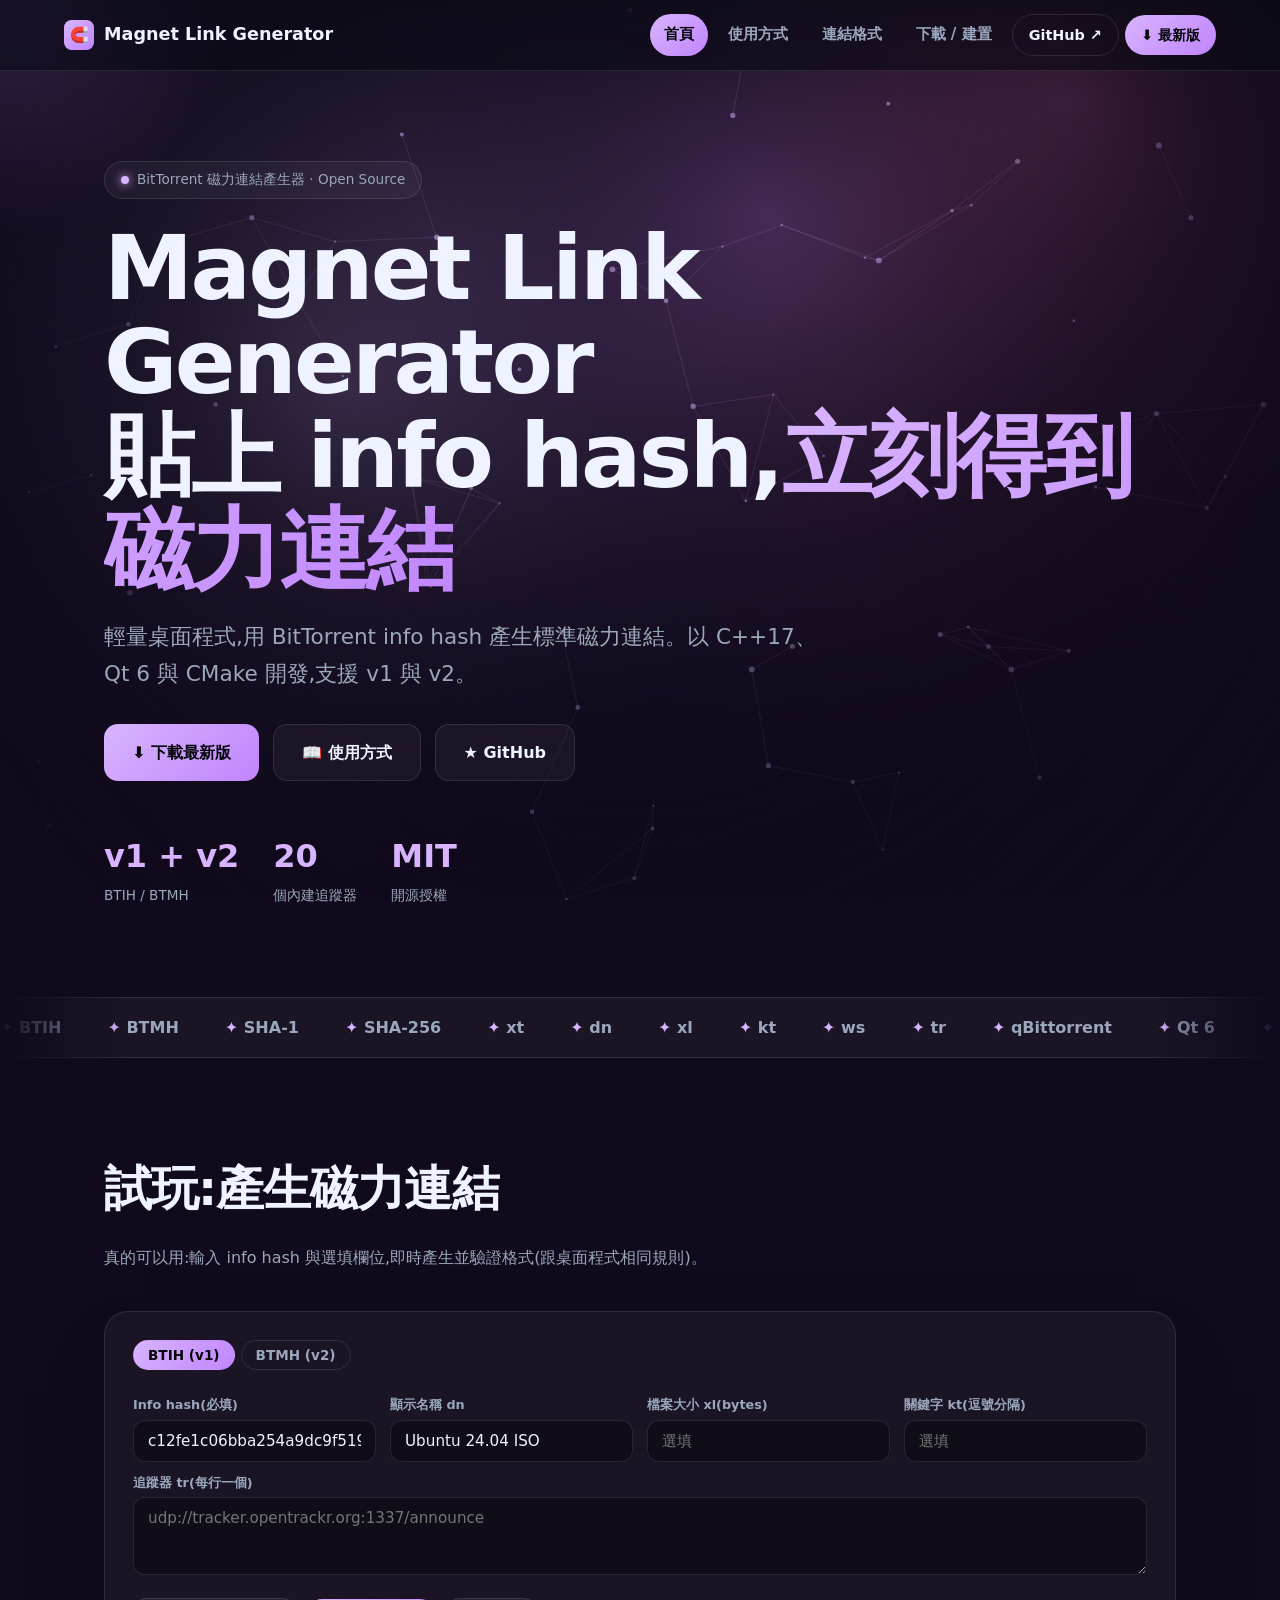
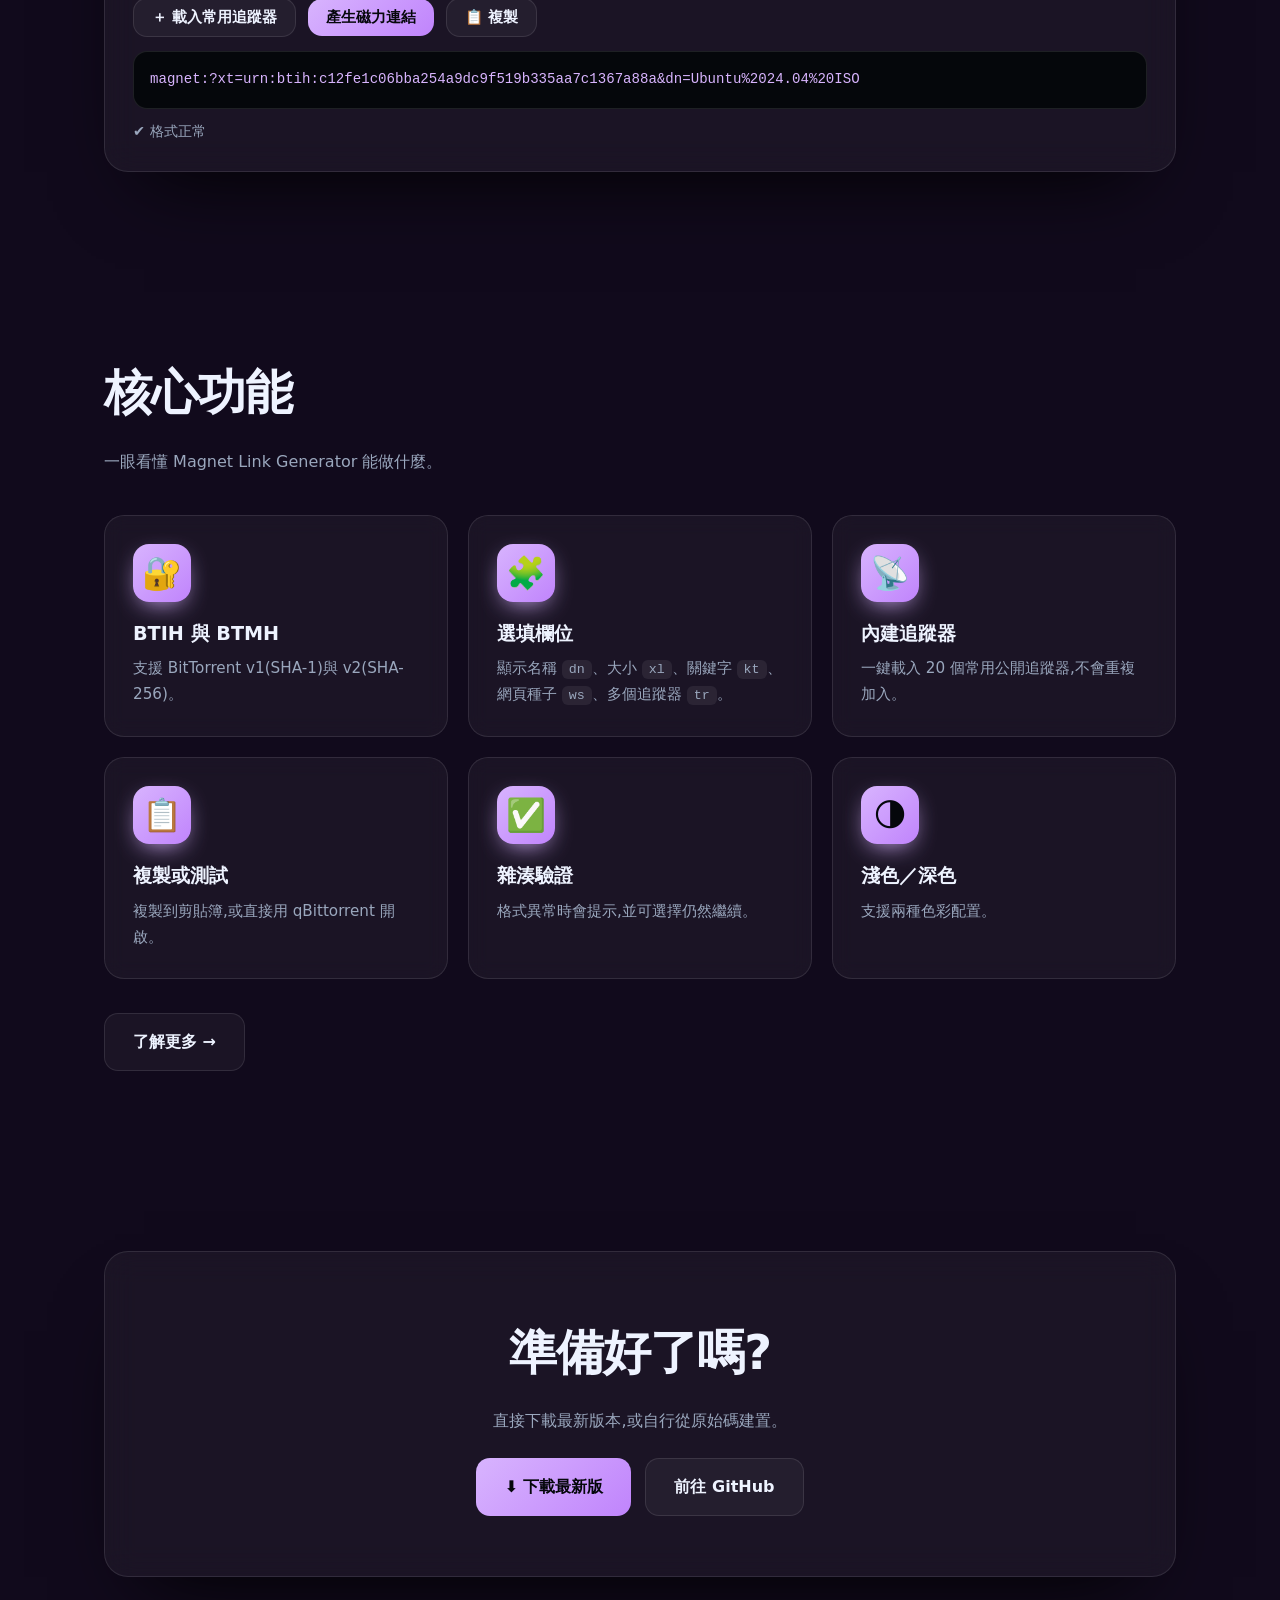
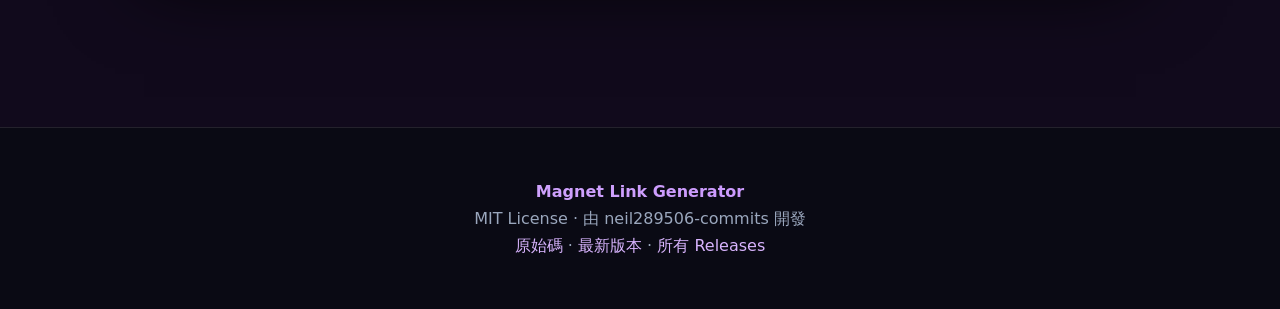
<file: docs/index.html>
<!DOCTYPE html>
<html lang="zh-Hant"><head><meta charset="utf-8"><meta name="viewport" content="width=device-width,initial-scale=1"><title>首頁 · Magnet Link Generator</title><meta name="description" content="輕量桌面程式:由 info hash 產生標準 BitTorrent 磁力連結"><link rel="icon" href="assets/favicon.ico"><link rel="stylesheet" href="css/style.css"></head>
<body data-repo="neil289506-commits/MagnetLinkGenerator"><canvas id="bg" data-mode="aurora"></canvas><div class="vignette"></div><div class="glow"></div>
<nav><a class="logo" href="index.html"><img src="assets/logo.svg" alt="">Magnet Link Generator</a><a class="l on" href="index.html">首頁</a><a class="l" href="usage.html">使用方式</a><a class="l" href="format.html">連結格式</a><a class="l" href="build.html">下載 / 建置</a><a class="gh" href="https://github.com/neil289506-commits/MagnetLinkGenerator" target="_blank" rel="noopener">GitHub ↗</a><a class="dl" data-dl href="https://github.com/neil289506-commits/MagnetLinkGenerator/releases/latest" target="_blank" rel="noopener">⬇ 最新版 <span class="vt" data-tag></span></a></nav>
<section class="hero"><span class="badge"><i></i>BitTorrent 磁力連結產生器 · Open Source</span><h1>Magnet Link Generator<br>貼上 info hash,<span class="g">立刻得到磁力連結</span></h1><p class="lead">輕量桌面程式,用 BitTorrent info hash 產生標準磁力連結。以 C++17、Qt 6 與 CMake 開發,支援 v1 與 v2。</p><div class="cta"><a class="btn p" data-dl href="https://github.com/neil289506-commits/MagnetLinkGenerator/releases/latest" target="_blank" rel="noopener">⬇ 下載最新版 <small data-tag></small></a><a class="btn" href="usage.html">📖 使用方式</a><a class="btn" href="https://github.com/neil289506-commits/MagnetLinkGenerator" target="_blank" rel="noopener">★ GitHub</a></div><div class="stats"><div><b>v1 + v2</b><span>BTIH / BTMH</span></div><div><b>20</b><span>個內建追蹤器</span></div><div><b>MIT</b><span>開源授權</span></div></div></section>
<div class="marquee"><div><span>BTIH</span><span>BTMH</span><span>SHA-1</span><span>SHA-256</span><span>xt</span><span>dn</span><span>xl</span><span>kt</span><span>ws</span><span>tr</span><span>qBittorrent</span><span>Qt 6</span><span>C++17</span><span>BTIH</span><span>BTMH</span><span>SHA-1</span><span>SHA-256</span><span>xt</span><span>dn</span><span>xl</span><span>kt</span><span>ws</span><span>tr</span><span>qBittorrent</span><span>Qt 6</span><span>C++17</span></div></div>
<section id="try"><h2 class="reveal">試玩:產生磁力連結</h2><p class="sub reveal">真的可以用:輸入 info hash 與選填欄位,即時產生並驗證格式(跟桌面程式相同規則)。</p><div class="panel reveal" id="demo">
<div class="tabs"><button class="tab on" data-t="btih">BTIH (v1)</button><button class="tab" data-t="btmh">BTMH (v2)</button></div>
<div class="dm-grid">
 <div><label>Info hash(必填)</label><input id="hs" placeholder="40 碼十六進位,或 32 碼 Base32" value="c12fe1c06bba254a9dc9f519b335aa7c1367a88a"></div>
 <div><label>顯示名稱 dn</label><input id="dn" value="Ubuntu 24.04 ISO"></div>
 <div><label>檔案大小 xl(bytes)</label><input id="xl" placeholder="選填"></div>
 <div><label>關鍵字 kt(逗號分隔)</label><input id="kt" placeholder="選填"></div>
</div>
<label>追蹤器 tr(每行一個)</label><textarea id="tr" rows="3" placeholder="udp://tracker.opentrackr.org:1337/announce"></textarea>
<div class="dm-row" style="margin:14px 0"><button class="btn s" id="lt">＋ 載入常用追蹤器</button><button class="btn p s" id="gen">產生磁力連結</button><button class="btn s" id="cp">📋 複製</button></div>
<div class="out" id="mo"></div><p id="mw" style="margin-top:10px;font-size:.9rem"></p>
</div></section>
<section><h2 class="reveal">核心功能</h2><p class="sub reveal">一眼看懂 Magnet Link Generator 能做什麼。</p><div class="grid"><div class="card reveal"><div class="ic">🔐</div><h3>BTIH 與 BTMH</h3><p>支援 BitTorrent v1(SHA-1)與 v2(SHA-256)。</p></div><div class="card reveal"><div class="ic">🧩</div><h3>選填欄位</h3><p>顯示名稱 <code>dn</code>、大小 <code>xl</code>、關鍵字 <code>kt</code>、網頁種子 <code>ws</code>、多個追蹤器 <code>tr</code>。</p></div><div class="card reveal"><div class="ic">📡</div><h3>內建追蹤器</h3><p>一鍵載入 20 個常用公開追蹤器,不會重複加入。</p></div><div class="card reveal"><div class="ic">📋</div><h3>複製或測試</h3><p>複製到剪貼簿,或直接用 qBittorrent 開啟。</p></div><div class="card reveal"><div class="ic">✅</div><h3>雜湊驗證</h3><p>格式異常時會提示,並可選擇仍然繼續。</p></div><div class="card reveal"><div class="ic">🌗</div><h3>淺色／深色</h3><p>支援兩種色彩配置。</p></div></div><div class="cta" style="margin-top:34px"><a class="btn" href="usage.html">了解更多 →</a></div></section>
<section><div class="panel reveal" style="text-align:center;padding:60px 28px"><h2>準備好了嗎?</h2><p class="sub" style="margin:0 auto 24px">直接下載最新版本,或自行從原始碼建置。</p><div class="cta" style="justify-content:center"><a class="btn p" data-dl href="https://github.com/neil289506-commits/MagnetLinkGenerator/releases/latest" target="_blank" rel="noopener">⬇ 下載最新版 <small data-tag></small></a><a class="btn" href="https://github.com/neil289506-commits/MagnetLinkGenerator" target="_blank" rel="noopener">前往 GitHub</a></div></div></section>
<footer><div class="g">Magnet Link Generator</div><p>MIT License · 由 neil289506-commits 開發</p><p><a href="https://github.com/neil289506-commits/MagnetLinkGenerator" target="_blank" rel="noopener">原始碼</a> · <a href="https://github.com/neil289506-commits/MagnetLinkGenerator/releases/latest" target="_blank" rel="noopener">最新版本</a> · <a href="https://github.com/neil289506-commits/MagnetLinkGenerator/releases" target="_blank" rel="noopener">所有 Releases</a></p></footer>
<script src="js/fx.js"></script><script src="js/demo.js"></script></body></html>
</file>
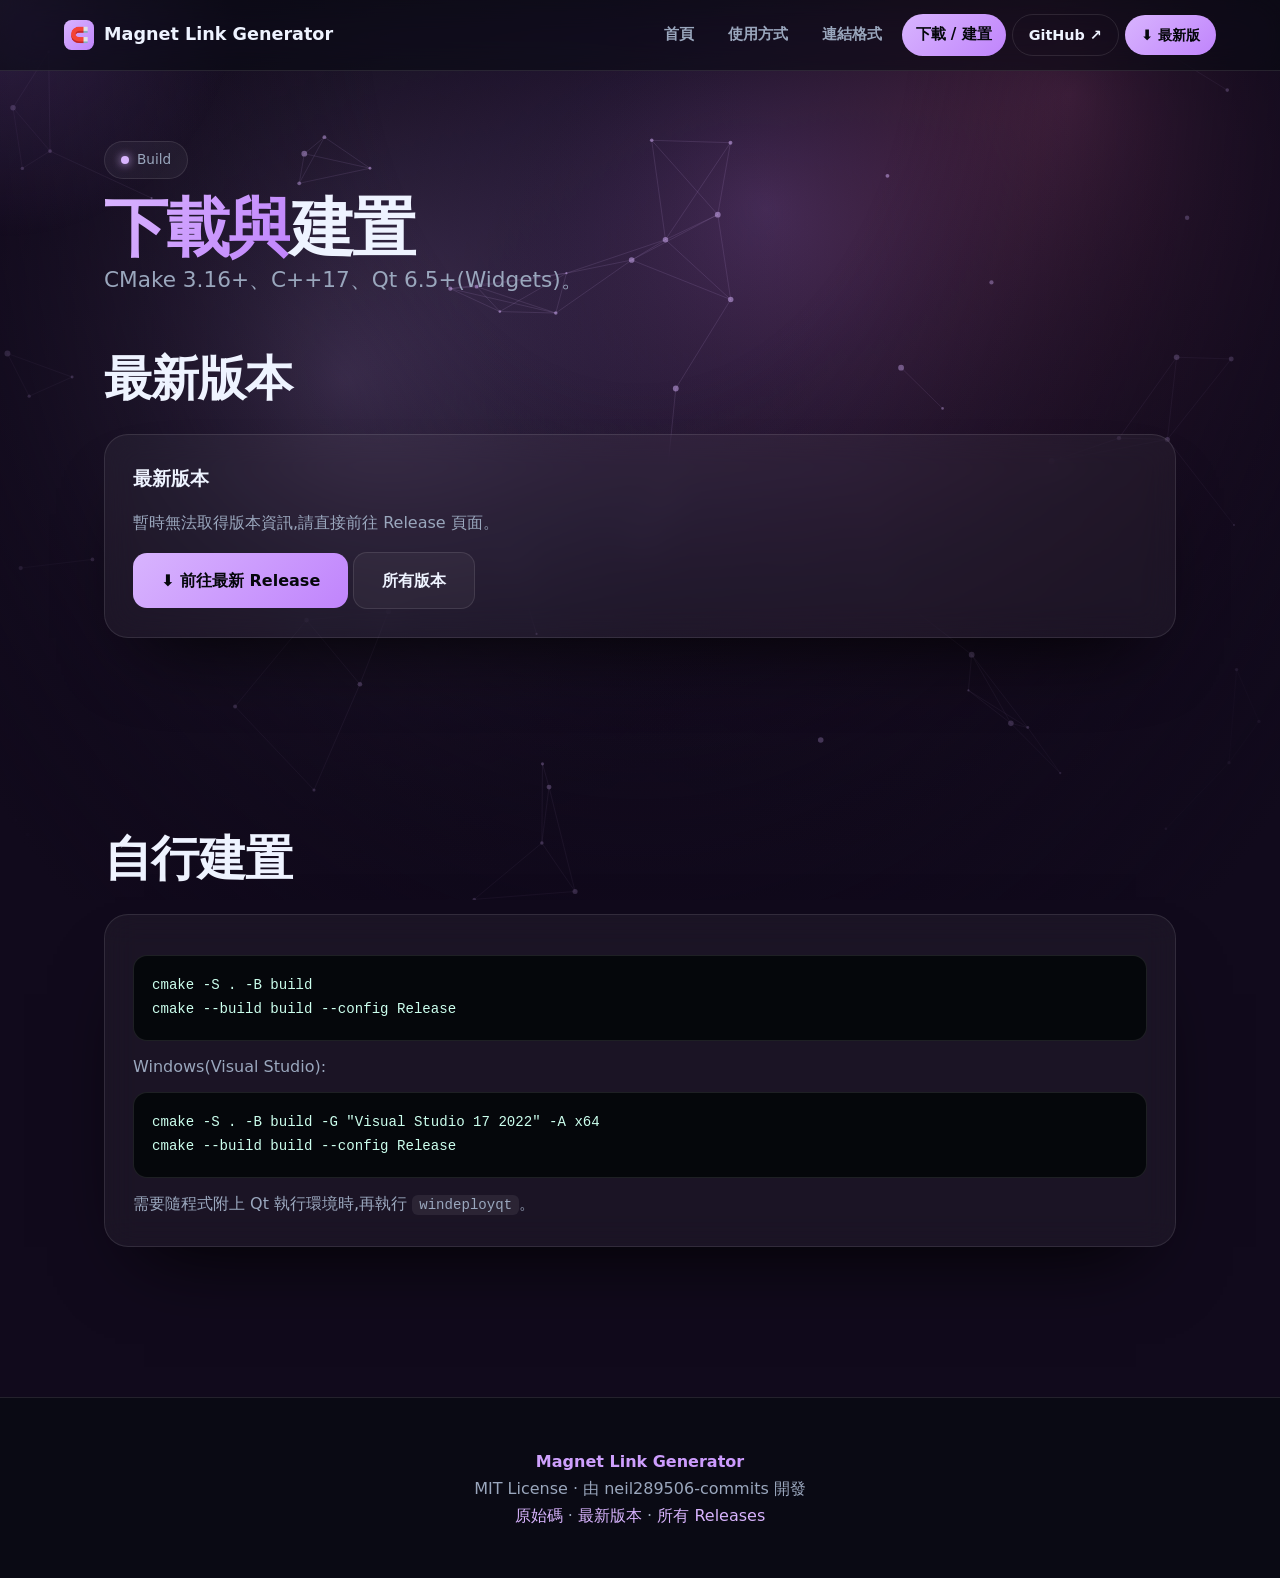
<file: docs/build.html>
<!DOCTYPE html>
<html lang="zh-Hant"><head><meta charset="utf-8"><meta name="viewport" content="width=device-width,initial-scale=1"><title>下載 / 建置 · Magnet Link Generator</title><meta name="description" content="輕量桌面程式:由 info hash 產生標準 BitTorrent 磁力連結"><link rel="icon" href="assets/favicon.ico"><link rel="stylesheet" href="css/style.css"></head>
<body data-repo="neil289506-commits/MagnetLinkGenerator"><canvas id="bg" data-mode="aurora"></canvas><div class="vignette"></div><div class="glow"></div>
<nav><a class="logo" href="index.html"><img src="assets/logo.svg" alt="">Magnet Link Generator</a><a class="l" href="index.html">首頁</a><a class="l" href="usage.html">使用方式</a><a class="l" href="format.html">連結格式</a><a class="l on" href="build.html">下載 / 建置</a><a class="gh" href="https://github.com/neil289506-commits/MagnetLinkGenerator" target="_blank" rel="noopener">GitHub ↗</a><a class="dl" data-dl href="https://github.com/neil289506-commits/MagnetLinkGenerator/releases/latest" target="_blank" rel="noopener">⬇ 最新版 <span class="vt" data-tag></span></a></nav>
<section class="page-h"><span class="badge"><i></i>Build</span><h1 style="font-size:clamp(2.2rem,5vw,4rem);margin-top:16px"><span class="g">下載與</span>建置</h1><p class="lead">CMake 3.16+、C++17、Qt 6.5+(Widgets)。</p></section>
<section style=padding-top:20px><h2 class="reveal">最新版本</h2><div class="panel reveal" id="rel"><h3>最新版本 <span class="tag vt" data-tag></span></h3><p style="margin-bottom:14px"><span data-date></span></p><div class="cta" data-assets style="margin:0 0 16px"></div><a class="btn p" data-dl href="https://github.com/neil289506-commits/MagnetLinkGenerator/releases/latest" target="_blank" rel="noopener">⬇ 前往最新 Release</a> <a class="btn" href="https://github.com/neil289506-commits/MagnetLinkGenerator/releases" target="_blank" rel="noopener">所有版本</a></div></section><section><h2 class="reveal">自行建置</h2><div class="panel reveal"><pre>cmake -S . -B build
cmake --build build --config Release</pre><p>Windows(Visual Studio):</p><pre>cmake -S . -B build -G "Visual Studio 17 2022" -A x64
cmake --build build --config Release</pre><p>需要隨程式附上 Qt 執行環境時,再執行 <code>windeployqt</code>。</p></div></section>
<footer><div class="g">Magnet Link Generator</div><p>MIT License · 由 neil289506-commits 開發</p><p><a href="https://github.com/neil289506-commits/MagnetLinkGenerator" target="_blank" rel="noopener">原始碼</a> · <a href="https://github.com/neil289506-commits/MagnetLinkGenerator/releases/latest" target="_blank" rel="noopener">最新版本</a> · <a href="https://github.com/neil289506-commits/MagnetLinkGenerator/releases" target="_blank" rel="noopener">所有 Releases</a></p></footer>
<script src="js/fx.js"></script></body></html>
</file>
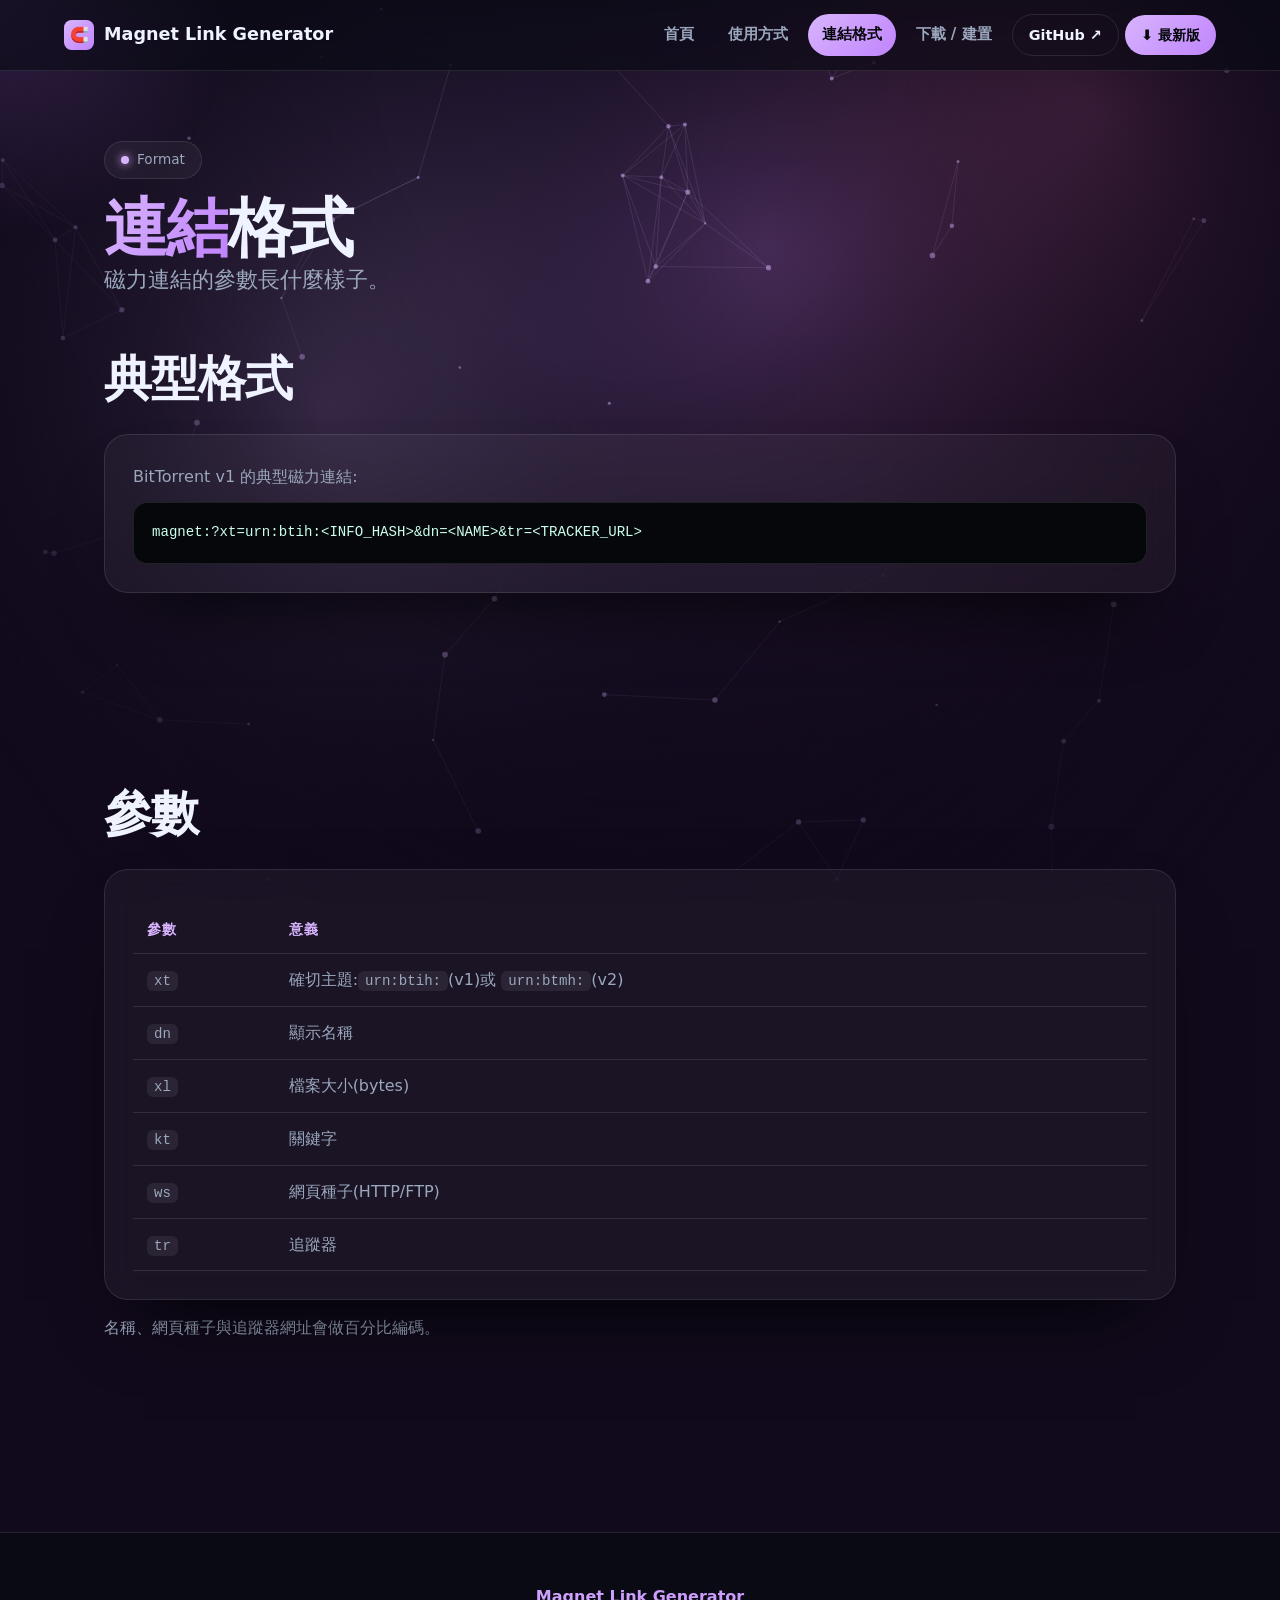
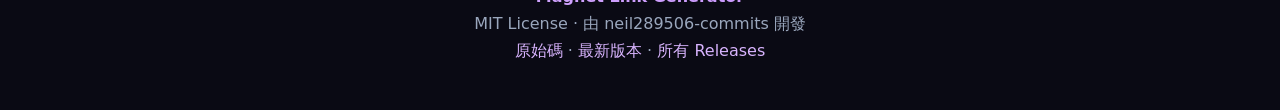
<file: docs/format.html>
<!DOCTYPE html>
<html lang="zh-Hant"><head><meta charset="utf-8"><meta name="viewport" content="width=device-width,initial-scale=1"><title>連結格式 · Magnet Link Generator</title><meta name="description" content="輕量桌面程式:由 info hash 產生標準 BitTorrent 磁力連結"><link rel="icon" href="assets/favicon.ico"><link rel="stylesheet" href="css/style.css"></head>
<body data-repo="neil289506-commits/MagnetLinkGenerator"><canvas id="bg" data-mode="aurora"></canvas><div class="vignette"></div><div class="glow"></div>
<nav><a class="logo" href="index.html"><img src="assets/logo.svg" alt="">Magnet Link Generator</a><a class="l" href="index.html">首頁</a><a class="l" href="usage.html">使用方式</a><a class="l on" href="format.html">連結格式</a><a class="l" href="build.html">下載 / 建置</a><a class="gh" href="https://github.com/neil289506-commits/MagnetLinkGenerator" target="_blank" rel="noopener">GitHub ↗</a><a class="dl" data-dl href="https://github.com/neil289506-commits/MagnetLinkGenerator/releases/latest" target="_blank" rel="noopener">⬇ 最新版 <span class="vt" data-tag></span></a></nav>
<section class="page-h"><span class="badge"><i></i>Format</span><h1 style="font-size:clamp(2.2rem,5vw,4rem);margin-top:16px"><span class="g">連結</span>格式</h1><p class="lead">磁力連結的參數長什麼樣子。</p></section>
<section style=padding-top:20px><h2 class="reveal">典型格式</h2><div class="panel reveal"><p>BitTorrent v1 的典型磁力連結:</p><pre>magnet:?xt=urn:btih:&lt;INFO_HASH&gt;&amp;dn=&lt;NAME&gt;&amp;tr=&lt;TRACKER_URL&gt;</pre></div></section><section><h2 class="reveal">參數</h2><div class="panel reveal"><table><tr><th>參數</th><th>意義</th></tr><tr><td><code>xt</code></td><td>確切主題:<code>urn:btih:</code>(v1)或 <code>urn:btmh:</code>(v2)</td></tr><tr><td><code>dn</code></td><td>顯示名稱</td></tr><tr><td><code>xl</code></td><td>檔案大小(bytes)</td></tr><tr><td><code>kt</code></td><td>關鍵字</td></tr><tr><td><code>ws</code></td><td>網頁種子(HTTP/FTP)</td></tr><tr><td><code>tr</code></td><td>追蹤器</td></tr></table></div><p class='sub' style='margin-top:14px'>名稱、網頁種子與追蹤器網址會做百分比編碼。</p></section>
<footer><div class="g">Magnet Link Generator</div><p>MIT License · 由 neil289506-commits 開發</p><p><a href="https://github.com/neil289506-commits/MagnetLinkGenerator" target="_blank" rel="noopener">原始碼</a> · <a href="https://github.com/neil289506-commits/MagnetLinkGenerator/releases/latest" target="_blank" rel="noopener">最新版本</a> · <a href="https://github.com/neil289506-commits/MagnetLinkGenerator/releases" target="_blank" rel="noopener">所有 Releases</a></p></footer>
<script src="js/fx.js"></script></body></html>
</file>
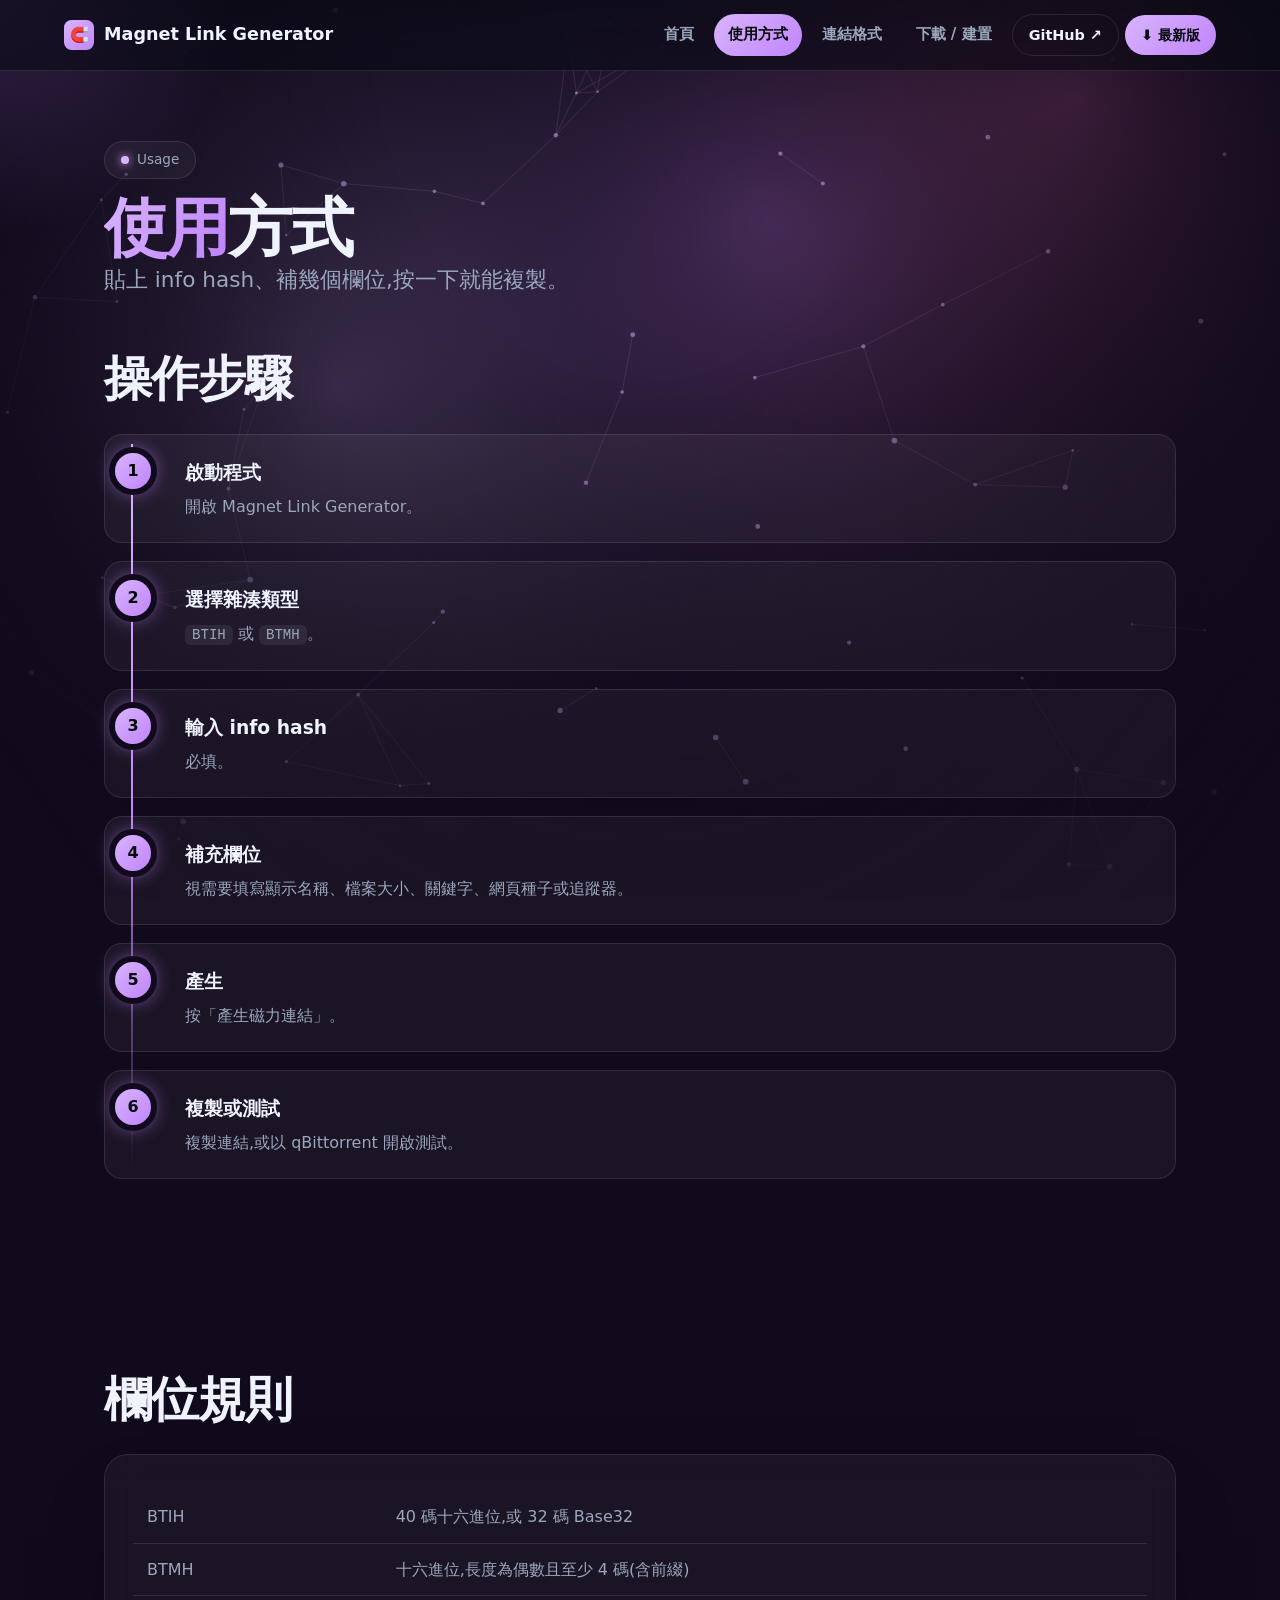
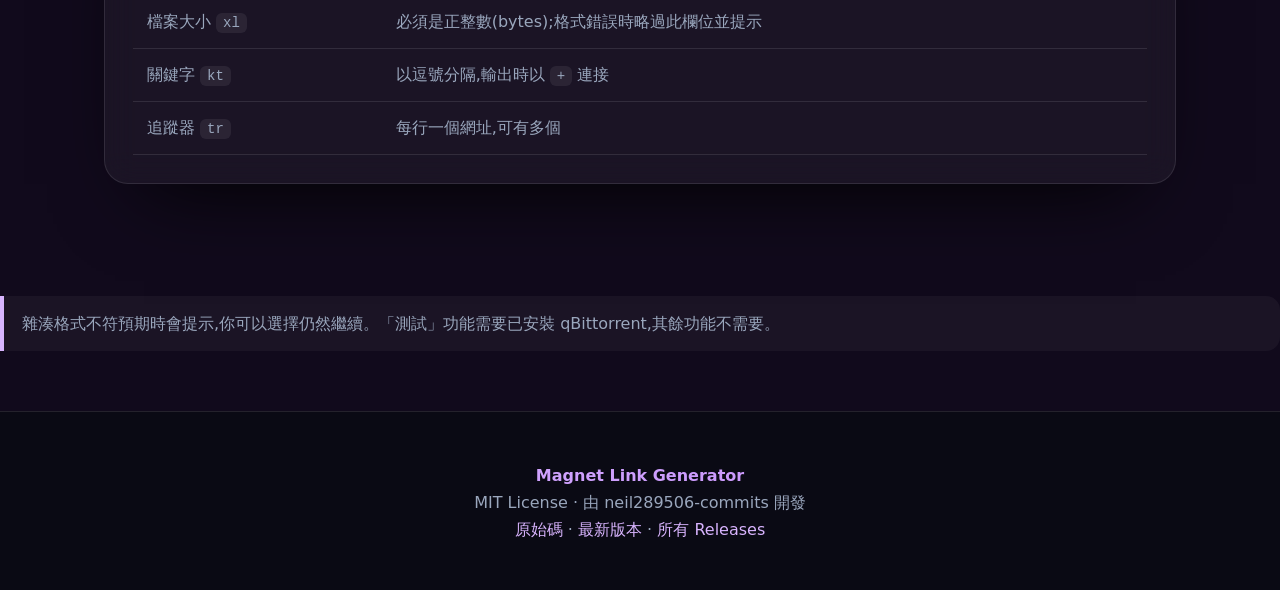
<file: docs/usage.html>
<!DOCTYPE html>
<html lang="zh-Hant"><head><meta charset="utf-8"><meta name="viewport" content="width=device-width,initial-scale=1"><title>使用方式 · Magnet Link Generator</title><meta name="description" content="輕量桌面程式:由 info hash 產生標準 BitTorrent 磁力連結"><link rel="icon" href="assets/favicon.ico"><link rel="stylesheet" href="css/style.css"></head>
<body data-repo="neil289506-commits/MagnetLinkGenerator"><canvas id="bg" data-mode="aurora"></canvas><div class="vignette"></div><div class="glow"></div>
<nav><a class="logo" href="index.html"><img src="assets/logo.svg" alt="">Magnet Link Generator</a><a class="l" href="index.html">首頁</a><a class="l on" href="usage.html">使用方式</a><a class="l" href="format.html">連結格式</a><a class="l" href="build.html">下載 / 建置</a><a class="gh" href="https://github.com/neil289506-commits/MagnetLinkGenerator" target="_blank" rel="noopener">GitHub ↗</a><a class="dl" data-dl href="https://github.com/neil289506-commits/MagnetLinkGenerator/releases/latest" target="_blank" rel="noopener">⬇ 最新版 <span class="vt" data-tag></span></a></nav>
<section class="page-h"><span class="badge"><i></i>Usage</span><h1 style="font-size:clamp(2.2rem,5vw,4rem);margin-top:16px"><span class="g">使用</span>方式</h1><p class="lead">貼上 info hash、補幾個欄位,按一下就能複製。</p></section>
<section style=padding-top:20px><h2 class="reveal">操作步驟</h2><div class="steps"><div class="step reveal"><h3>啟動程式</h3><p>開啟 Magnet Link Generator。</p></div><div class="step reveal"><h3>選擇雜湊類型</h3><p><code>BTIH</code> 或 <code>BTMH</code>。</p></div><div class="step reveal"><h3>輸入 info hash</h3><p>必填。</p></div><div class="step reveal"><h3>補充欄位</h3><p>視需要填寫顯示名稱、檔案大小、關鍵字、網頁種子或追蹤器。</p></div><div class="step reveal"><h3>產生</h3><p>按「產生磁力連結」。</p></div><div class="step reveal"><h3>複製或測試</h3><p>複製連結,或以 qBittorrent 開啟測試。</p></div></div></section><section><h2 class="reveal">欄位規則</h2><div class="panel reveal"><table><tr><td>BTIH</td><td>40 碼十六進位,或 32 碼 Base32</td></tr><tr><td>BTMH</td><td>十六進位,長度為偶數且至少 4 碼(含前綴)</td></tr><tr><td>檔案大小 <code>xl</code></td><td>必須是正整數(bytes);格式錯誤時略過此欄位並提示</td></tr><tr><td>關鍵字 <code>kt</code></td><td>以逗號分隔,輸出時以 <code>+</code> 連接</td></tr><tr><td>追蹤器 <code>tr</code></td><td>每行一個網址,可有多個</td></tr></table></div></section><div class="note reveal">雜湊格式不符預期時會提示,你可以選擇仍然繼續。「測試」功能需要已安裝 qBittorrent,其餘功能不需要。</div>
<footer><div class="g">Magnet Link Generator</div><p>MIT License · 由 neil289506-commits 開發</p><p><a href="https://github.com/neil289506-commits/MagnetLinkGenerator" target="_blank" rel="noopener">原始碼</a> · <a href="https://github.com/neil289506-commits/MagnetLinkGenerator/releases/latest" target="_blank" rel="noopener">最新版本</a> · <a href="https://github.com/neil289506-commits/MagnetLinkGenerator/releases" target="_blank" rel="noopener">所有 Releases</a></p></footer>
<script src="js/fx.js"></script></body></html>
</file>
<file: docs/css/style.css>
:root{--a:#d8b4fe;--a2:#c084fc;--a3:#f472b6;--bg:#110a1c;--fg:#eef3ff;--mut:#9aa7bd;--card:rgba(255,255,255,.045);--line:rgba(255,255,255,.1);--navbg:rgba(8,10,16,.6);--font:'Segoe UI Variable','Segoe UI','Microsoft JhengHei UI','Noto Sans TC',system-ui,sans-serif}
*{box-sizing:border-box;margin:0;padding:0}
html{scroll-behavior:smooth}
body{background:var(--bg);color:var(--fg);font-family:var(--font);line-height:1.7;overflow-x:hidden;min-height:100vh}
a{color:var(--a);text-decoration:none}
::selection{background:var(--a);color:#000}
#bg{position:fixed;inset:0;z-index:-2;width:100%;height:100%}
.vignette{position:fixed;inset:0;z-index:-1;pointer-events:none;background:radial-gradient(ellipse at 50% 0%,transparent 30%,var(--bg) 95%)}
.glow{position:fixed;width:520px;height:520px;border-radius:50%;pointer-events:none;z-index:-1;background:radial-gradient(circle,var(--a2) 0%,transparent 65%);opacity:.18;transform:translate(-50%,-50%);transition:opacity .3s}
nav{position:sticky;top:0;z-index:50;display:flex;align-items:center;gap:6px;padding:14px 5vw;backdrop-filter:blur(18px) saturate(1.4);background:var(--navbg);border-bottom:1px solid var(--line)}
nav .logo{display:flex;align-items:center;gap:10px;font-weight:800;font-size:1.1rem;color:var(--fg);margin-right:auto}
nav .logo img{width:30px;height:30px}
nav a.l{padding:8px 14px;border-radius:999px;color:var(--mut);font-weight:600;font-size:.95rem;transition:.25s}
nav a.l:hover{color:var(--fg);background:var(--card)}
nav a.l.on{color:#000;background:linear-gradient(135deg,var(--a),var(--a2))}
nav a.gh{border:1px solid var(--line);padding:8px 16px;border-radius:999px;color:var(--fg);font-weight:700;font-size:.9rem}
nav a.gh:hover{border-color:var(--a);box-shadow:0 0 18px var(--a2)}
section{padding:90px 5vw;max-width:1200px;margin:auto;position:relative}
.hero{min-height:88vh;display:flex;flex-direction:column;justify-content:center;align-items:flex-start;gap:22px}
.badge{display:inline-flex;gap:8px;align-items:center;padding:6px 16px;border:1px solid var(--line);border-radius:999px;background:var(--card);font-size:.85rem;color:var(--mut)}
.badge i{width:8px;height:8px;border-radius:50%;background:var(--a);box-shadow:0 0 10px var(--a);animation:pulse 1.6s infinite}
@keyframes pulse{50%{transform:scale(1.7);opacity:.5}}
h1{font-size:clamp(2.6rem,7vw,5.6rem);line-height:1.05;font-weight:900;letter-spacing:-.03em}
h1 .g,.g{background:linear-gradient(120deg,var(--a),var(--a2),var(--a3,var(--a)));background-size:220% 100%;-webkit-background-clip:text;background-clip:text;color:transparent;animation:shift 6s linear infinite}
@keyframes shift{to{background-position:220% 0}}
h2{font-size:clamp(1.8rem,4vw,3rem);font-weight:850;letter-spacing:-.02em;margin-bottom:14px}
.lead{font-size:clamp(1.05rem,2vw,1.35rem);color:var(--mut);max-width:720px}
.sub{color:var(--mut);max-width:640px;margin-bottom:40px}
.cta{display:flex;gap:14px;flex-wrap:wrap;margin-top:10px}
.btn{position:relative;display:inline-flex;align-items:center;gap:8px;padding:14px 28px;border-radius:14px;font-weight:800;border:1px solid var(--line);color:var(--fg);background:var(--card);cursor:pointer;font-size:1rem;font-family:inherit;overflow:hidden;transition:.25s}
.btn:hover{transform:translateY(-3px);border-color:var(--a);box-shadow:0 10px 30px -8px var(--a2)}
.btn.p{background:linear-gradient(135deg,var(--a),var(--a2));color:#000;border:none}
.btn.p:hover{box-shadow:0 14px 40px -6px var(--a)}
.btn::after{content:"";position:absolute;inset:0;background:linear-gradient(110deg,transparent 30%,rgba(255,255,255,.35) 50%,transparent 70%);transform:translateX(-120%)}
.btn:hover::after{transform:translateX(120%);transition:transform .7s}
.stats{display:flex;gap:34px;flex-wrap:wrap;margin-top:26px}
.stats div{display:flex;flex-direction:column}.stats b{font-size:2rem;font-weight:900;color:var(--a)}.stats span{color:var(--mut);font-size:.85rem}
.grid{display:grid;grid-template-columns:repeat(auto-fit,minmax(260px,1fr));gap:20px}
.card{position:relative;padding:28px;border-radius:20px;background:var(--card);border:1px solid var(--line);backdrop-filter:blur(10px);transition:transform .25s,border-color .25s,box-shadow .25s;transform-style:preserve-3d;overflow:hidden}
.card::before{content:"";position:absolute;inset:0;background:radial-gradient(400px circle at var(--mx,50%) var(--my,0%),var(--a2),transparent 45%);opacity:0;transition:.3s;mix-blend-mode:screen}
.card:hover{border-color:var(--a);box-shadow:0 20px 50px -20px var(--a2)}.card:hover::before{opacity:.22}
.card .ic{font-size:2rem;width:58px;height:58px;display:grid;place-items:center;border-radius:16px;background:linear-gradient(135deg,var(--a),var(--a2));margin-bottom:16px;color:#000;box-shadow:0 8px 24px -8px var(--a)}
.card h3{font-size:1.2rem;margin-bottom:6px}.card p{color:var(--mut);font-size:.95rem}
.reveal{opacity:0;transform:translateY(40px) scale(.97);transition:opacity .8s cubic-bezier(.2,.8,.2,1),transform .8s cubic-bezier(.2,.8,.2,1)}
.reveal.in{opacity:1;transform:none}
.marquee{overflow:hidden;border-block:1px solid var(--line);padding:16px 0;background:var(--card);mask-image:linear-gradient(90deg,transparent,#000 10%,#000 90%,transparent)}
.marquee div{display:flex;gap:46px;width:max-content;animation:mq 30s linear infinite;color:var(--mut);font-weight:700;white-space:nowrap}
.marquee span::before{content:"✦ ";color:var(--a)}
@keyframes mq{to{transform:translateX(-50%)}}
.panel{border-radius:24px;border:1px solid var(--line);background:var(--card);backdrop-filter:blur(16px);padding:28px;box-shadow:0 40px 80px -40px #000}
.steps{counter-reset:s;display:grid;gap:18px;position:relative}
.steps::before{content:"";position:absolute;left:27px;top:10px;bottom:10px;width:2px;background:linear-gradient(var(--a),var(--a2),transparent)}
.step{position:relative;padding:22px 24px 22px 80px;border-radius:18px;background:var(--card);border:1px solid var(--line)}
.step::before{counter-increment:s;content:counter(s);position:absolute;left:10px;top:18px;width:36px;height:36px;border-radius:50%;display:grid;place-items:center;font-weight:900;color:#000;background:linear-gradient(135deg,var(--a),var(--a2));box-shadow:0 0 0 6px var(--bg),0 0 20px var(--a2)}
.step h3{margin-bottom:4px}.step p,.step li{color:var(--mut)}.step ul{padding-left:18px;margin-top:6px}
pre,code{font-family:"JetBrains Mono",Consolas,monospace}
pre{background:#05070b;border:1px solid var(--line);border-radius:14px;padding:18px;overflow:auto;font-size:.88rem;color:#cfe;margin-top:12px}
code{background:rgba(255,255,255,.07);padding:2px 7px;border-radius:6px;font-size:.88em}
table{width:100%;border-collapse:collapse;margin-top:8px}th,td{padding:12px 14px;text-align:left;border-bottom:1px solid var(--line)}th{color:var(--a);font-size:.85rem;text-transform:uppercase;letter-spacing:.08em}td{color:var(--mut)}
details{border:1px solid var(--line);border-radius:14px;background:var(--card);padding:16px 20px;margin-bottom:12px}summary{cursor:pointer;font-weight:700}details[open] summary{color:var(--a);margin-bottom:8px}details p{color:var(--mut)}
select,input,textarea{width:100%;background:rgba(0,0,0,.35);border:1px solid var(--line);color:var(--fg);padding:11px 14px;border-radius:12px;font-family:inherit;font-size:.95rem}
select:focus,input:focus{outline:none;border-color:var(--a);box-shadow:0 0 0 3px var(--a2)}
label{display:block;font-size:.8rem;color:var(--mut);margin:10px 0 4px;font-weight:700}
.row{display:grid;grid-template-columns:repeat(auto-fit,minmax(200px,1fr));gap:14px}
.page-h{padding-top:70px;padding-bottom:20px}
footer{padding:50px 5vw;text-align:center;color:var(--mut);border-top:1px solid var(--line);margin-top:60px;background:var(--navbg)}
footer .g{font-weight:800}
.toast{position:fixed;bottom:30px;left:50%;transform:translate(-50%,120px);background:var(--card);border:1px solid var(--a);padding:12px 22px;border-radius:14px;backdrop-filter:blur(16px);transition:.4s;z-index:99}
.toast.show{transform:translate(-50%,0)}
@media(max-width:720px){section{padding:60px 5vw}.steps::before{left:19px}.step{padding-left:62px}.step::before{left:2px}}
@media(prefers-reduced-motion:reduce){*{animation:none!important;transition:none!important}.reveal{opacity:1;transform:none}}


:root{--on:#05070b}
[hidden]{display:none!important}
nav{flex-wrap:wrap}
nav a.l.on,.btn.p,.card .ic,.step::before,.tab.on{color:var(--on)}
nav a.dl{padding:8px 16px;border-radius:999px;font-weight:800;font-size:.9rem;color:var(--on);background:linear-gradient(135deg,var(--a),var(--a2));display:inline-flex;gap:6px;align-items:center}
nav a.dl:hover{box-shadow:0 0 22px var(--a2)}
.vt{font-weight:700;opacity:.8;font-size:.8em}.vt:empty{display:none}
.btn small{font-weight:700;opacity:.75}.btn small:empty{display:none}
::selection{color:var(--on)}
.note{border-left:4px solid var(--a);padding:14px 18px;background:var(--card);border-radius:0 14px 14px 0;color:var(--mut);margin:22px 0}
.note b,.note strong{color:var(--fg)}
.panel ul,.panel ol{padding-left:22px;color:var(--mut)}.panel li{margin:6px 0}.panel li b,.panel li strong,.panel p strong{color:var(--fg)}
.panel p{color:var(--mut)}.panel p+p,.panel p+pre,.panel pre+p{margin-top:12px}
.panel h3{margin-bottom:6px}
.shot{width:100%;display:block;border-radius:14px;border:1px solid var(--line);margin-top:14px;box-shadow:0 30px 60px -30px #000}
img.px{image-rendering:pixelated}
.card .ic img{width:34px;height:34px;image-rendering:pixelated}
.tag{display:inline-block;padding:2px 12px;border-radius:999px;border:1px solid var(--a);color:var(--a);font-size:.8rem;font-weight:700}
.hero-ic{width:96px;height:96px;border-radius:24px;box-shadow:0 20px 60px -20px var(--a2)}
.hero-ic.px{image-rendering:pixelated}
.sec-gap{margin-top:46px}
.tabs{display:flex;gap:6px;flex-wrap:wrap;margin-bottom:14px}
.tab{padding:6px 14px;border-radius:999px;border:1px solid var(--line);cursor:pointer;color:var(--mut);font-size:.85rem;font-weight:600;background:transparent;font-family:inherit}
.tab:hover{color:var(--fg)}
.tab.on{background:linear-gradient(135deg,var(--a),var(--a2));border-color:transparent;font-weight:800}
.bar{height:10px;border-radius:99px;background:#0006;overflow:hidden}.bar>i{display:block;height:100%;width:0;background:linear-gradient(90deg,var(--a),var(--a2));transition:width .2s}
.dm-row{display:flex;gap:12px;flex-wrap:wrap;align-items:center}
.dm-grid{display:grid;grid-template-columns:repeat(auto-fit,minmax(220px,1fr));gap:14px}
.btn.s{padding:9px 18px;font-size:.92rem}
.out{font-family:"JetBrains Mono",Consolas,monospace;background:#05070b;border:1px solid var(--line);border-radius:14px;padding:16px;font-size:.88rem;color:var(--a);word-break:break-all;min-height:54px}
.ok{color:#34d399}.bad{color:#fb7185}
.pick{padding:8px 12px;border-radius:10px;border:1px solid var(--line);cursor:pointer;color:var(--mut);font-size:.9rem;transition:.2s}
.pick:hover{color:var(--fg);border-color:var(--a)}.pick.on{background:var(--a2);color:var(--on);border-color:transparent;font-weight:700}
.legal{font-size:.8rem;margin-top:8px}
@media(max-width:720px){nav{gap:4px;padding:10px 4vw}nav .logo{width:100%;margin-right:0}nav a.l,nav a.gh,nav a.dl{padding:6px 12px;font-size:.84rem}.hero{min-height:auto;padding-top:50px}}
</file>
